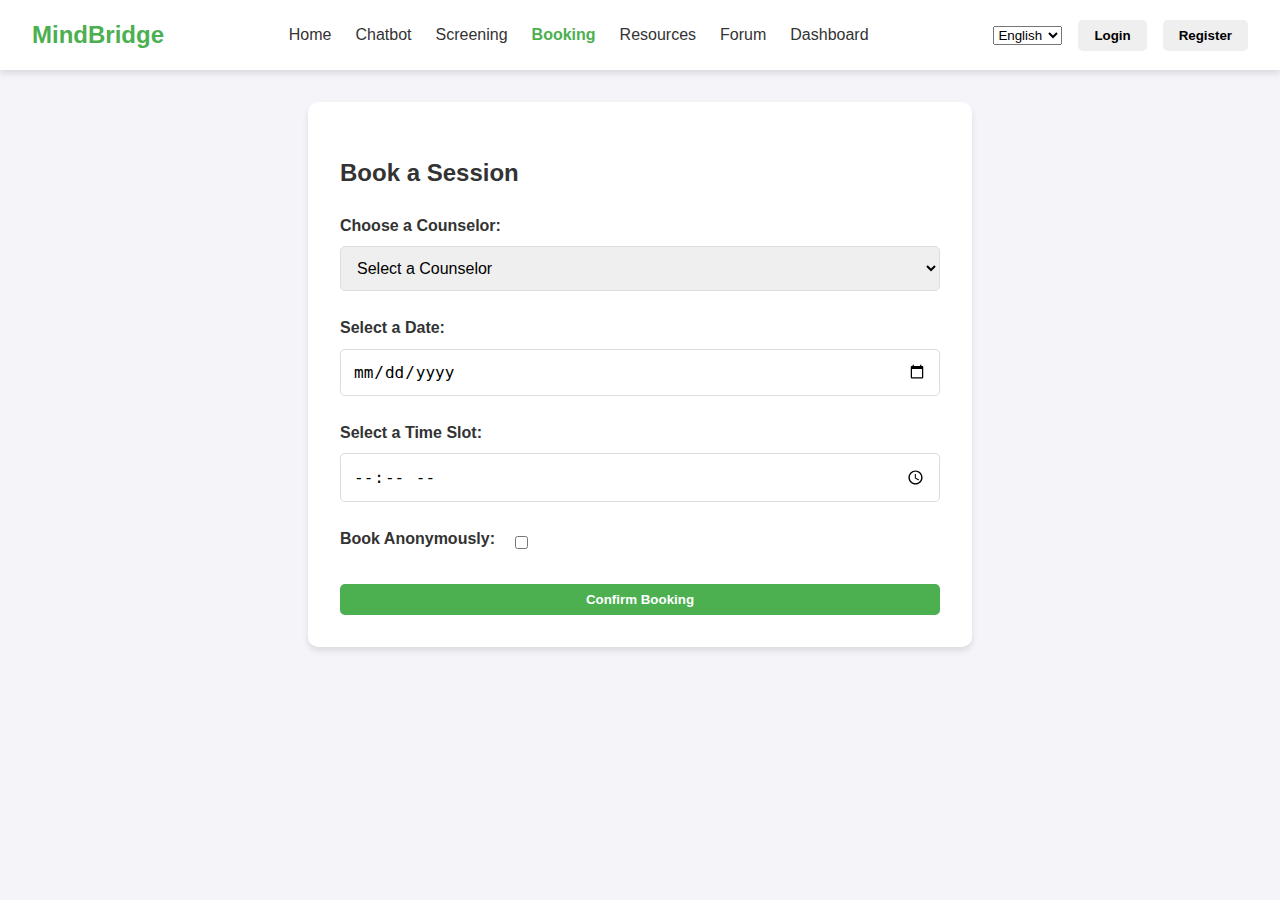
<file: mindbridge-frontend/html/booking.html>
<!DOCTYPE html>
<html lang="en">
  <head>
    <meta charset="UTF-8" />
    <meta name="viewport" content="width=device-width, initial-scale=1.0" />
    <title>MindBridge - Booking</title>
    <link rel="stylesheet" href="../css/styles.css" />
    <link rel="stylesheet" href="../css/booking.css" />
  </head>
  <body>
    <header class="main-header">
      <a href="home.html" class="logo">MindBridge</a>
      <nav class="main-nav">
        <ul>
          <li><a href="home.html">Home</a></li>
          <li><a href="chatbot.html">Chatbot</a></li>
          <li><a href="screening.html">Screening</a></li>
          <li><a href="booking.html" class="active">Booking</a></li>
          <li><a href="resources.html">Resources</a></li>
          <li><a href="forum.html">Forum</a></li>
          <li><a href="dashboard.html">Dashboard</a></li>
        </ul>
      </nav>
      <div class="header-actions">
        <div class="lang-selector">
          <select id="lang-select">
            <option value="en">English</option>
            <option value="hi">Hindi</option>
            <option value="gu">Gujarati</option>
          </select>
        </div>
        <button class="btn btn-login">Login</button>
        <button class="btn btn-register">Register</button>
      </div>
    </header>

    <main class="booking-main">
      <div class="booking-container">
        <h2>Book a Session</h2>
        <form id="booking-form">
          <div class="form-group">
            <label for="counselor-select">Choose a Counselor:</label>
            <select id="counselor-select" required>
              <option value="">Select a Counselor</option>
            </select>
          </div>
          <div class="form-group">
            <label for="date-picker">Select a Date:</label>
            <input type="date" id="date-picker" required />
          </div>
          <div class="form-group">
            <label for="time-picker">Select a Time Slot:</label>
            <input type="time" id="time-picker" required />
          </div>
          <div class="form-group anonymous-toggle-group">
            <label for="anonymous-toggle">Book Anonymously:</label>
            <input type="checkbox" id="anonymous-toggle" />
          </div>
          <button type="submit" class="btn btn-primary">Confirm Booking</button>
        </form>
        <div class="confirmation-screen hidden" id="confirmation-screen">
          <h3>Booking Confirmed!</h3>
          <p>
            Your session has been successfully booked with
            <span id="booked-counselor"></span> on
            <span id="booked-date"></span> at <span id="booked-time"></span>.
          </p>
          <p>A mock email/SMS confirmation has been sent.</p>
          <div class="confirm-actions">
            <button class="btn btn-secondary" id="reschedule-btn">
              Reschedule
            </button>
            <button class="btn btn-danger" id="cancel-btn">Cancel</button>
          </div>
        </div>
      </div>
    </main>

    <script src="../js/main.js"></script>
    <script src="../js/booking.js"></script>
  </body>
</html>
</file>
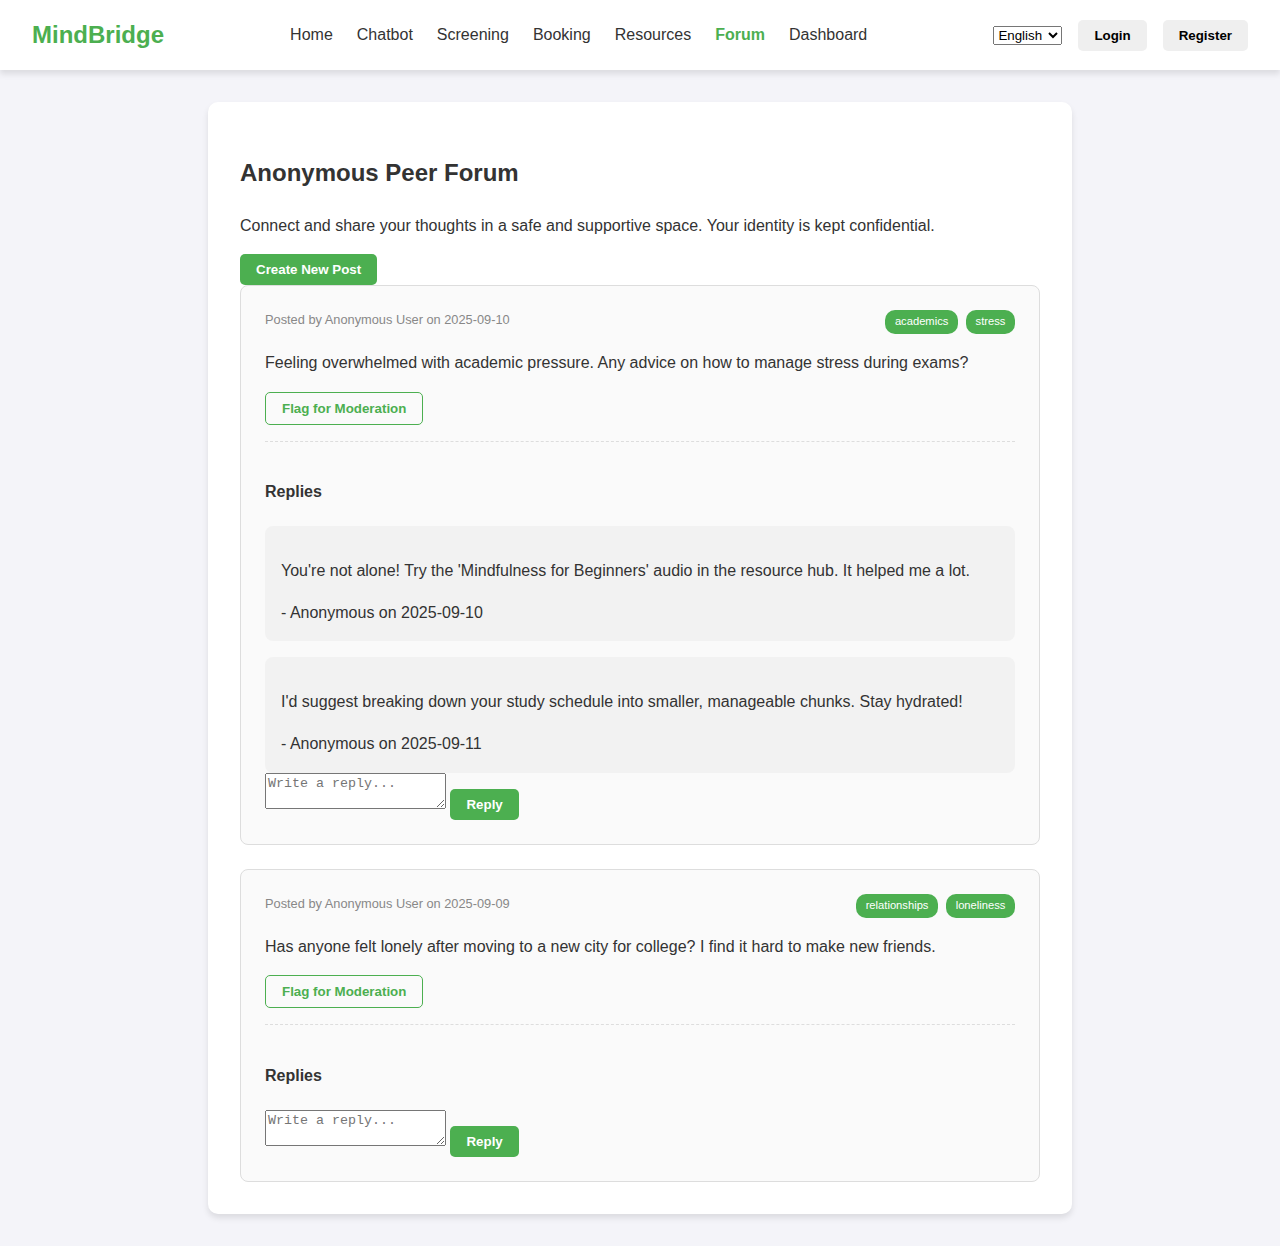
<file: mindbridge-frontend/html/forum.html>
<!DOCTYPE html>
<html lang="en">
  <head>
    <meta charset="UTF-8" />
    <meta name="viewport" content="width=device-width, initial-scale=1.0" />
    <title>MindBridge - Forum</title>
    <link rel="stylesheet" href="../css/styles.css" />
    <link rel="stylesheet" href="../css/forum.css" />
  </head>
  <body>
    <header class="main-header">
      <a href="home.html" class="logo">MindBridge</a>
      <nav class="main-nav">
        <ul>
          <li><a href="home.html">Home</a></li>
          <li><a href="chatbot.html">Chatbot</a></li>
          <li><a href="screening.html">Screening</a></li>
          <li><a href="booking.html">Booking</a></li>
          <li><a href="resources.html">Resources</a></li>
          <li><a href="forum.html" class="active">Forum</a></li>
          <li><a href="dashboard.html">Dashboard</a></li>
        </ul>
      </nav>
      <div class="header-actions">
        <div class="lang-selector">
          <select id="lang-select">
            <option value="en">English</option>
            <option value="hi">Hindi</option>
            <option value="gu">Gujarati</option>
          </select>
        </div>
        <button class="btn btn-login">Login</button>
        <button class="btn btn-register">Register</button>
      </div>
    </header>

    <main class="forum-main">
      <div class="forum-container">
        <h2>Anonymous Peer Forum</h2>
        <p>
          Connect and share your thoughts in a safe and supportive space. Your
          identity is kept confidential.
        </p>
        <button class="btn btn-primary" id="new-post-btn">
          Create New Post
        </button>
        <div class="post-form-container hidden" id="post-form-container">
          <form id="new-post-form">
            <textarea
              id="post-content"
              placeholder="What's on your mind?"
            ></textarea>
            <input
              type="text"
              id="post-tags"
              placeholder="Add tags (e.g., academics, relationships)"
            />
            <button type="submit" class="btn btn-primary">
              Post Anonymously
            </button>
          </form>
        </div>
        <div class="forum-threads" id="forum-threads"></div>
      </div>
    </main>

    <script src="../js/main.js"></script>
    <script src="../js/forum.js"></script>
  </body>
</html>
</file>
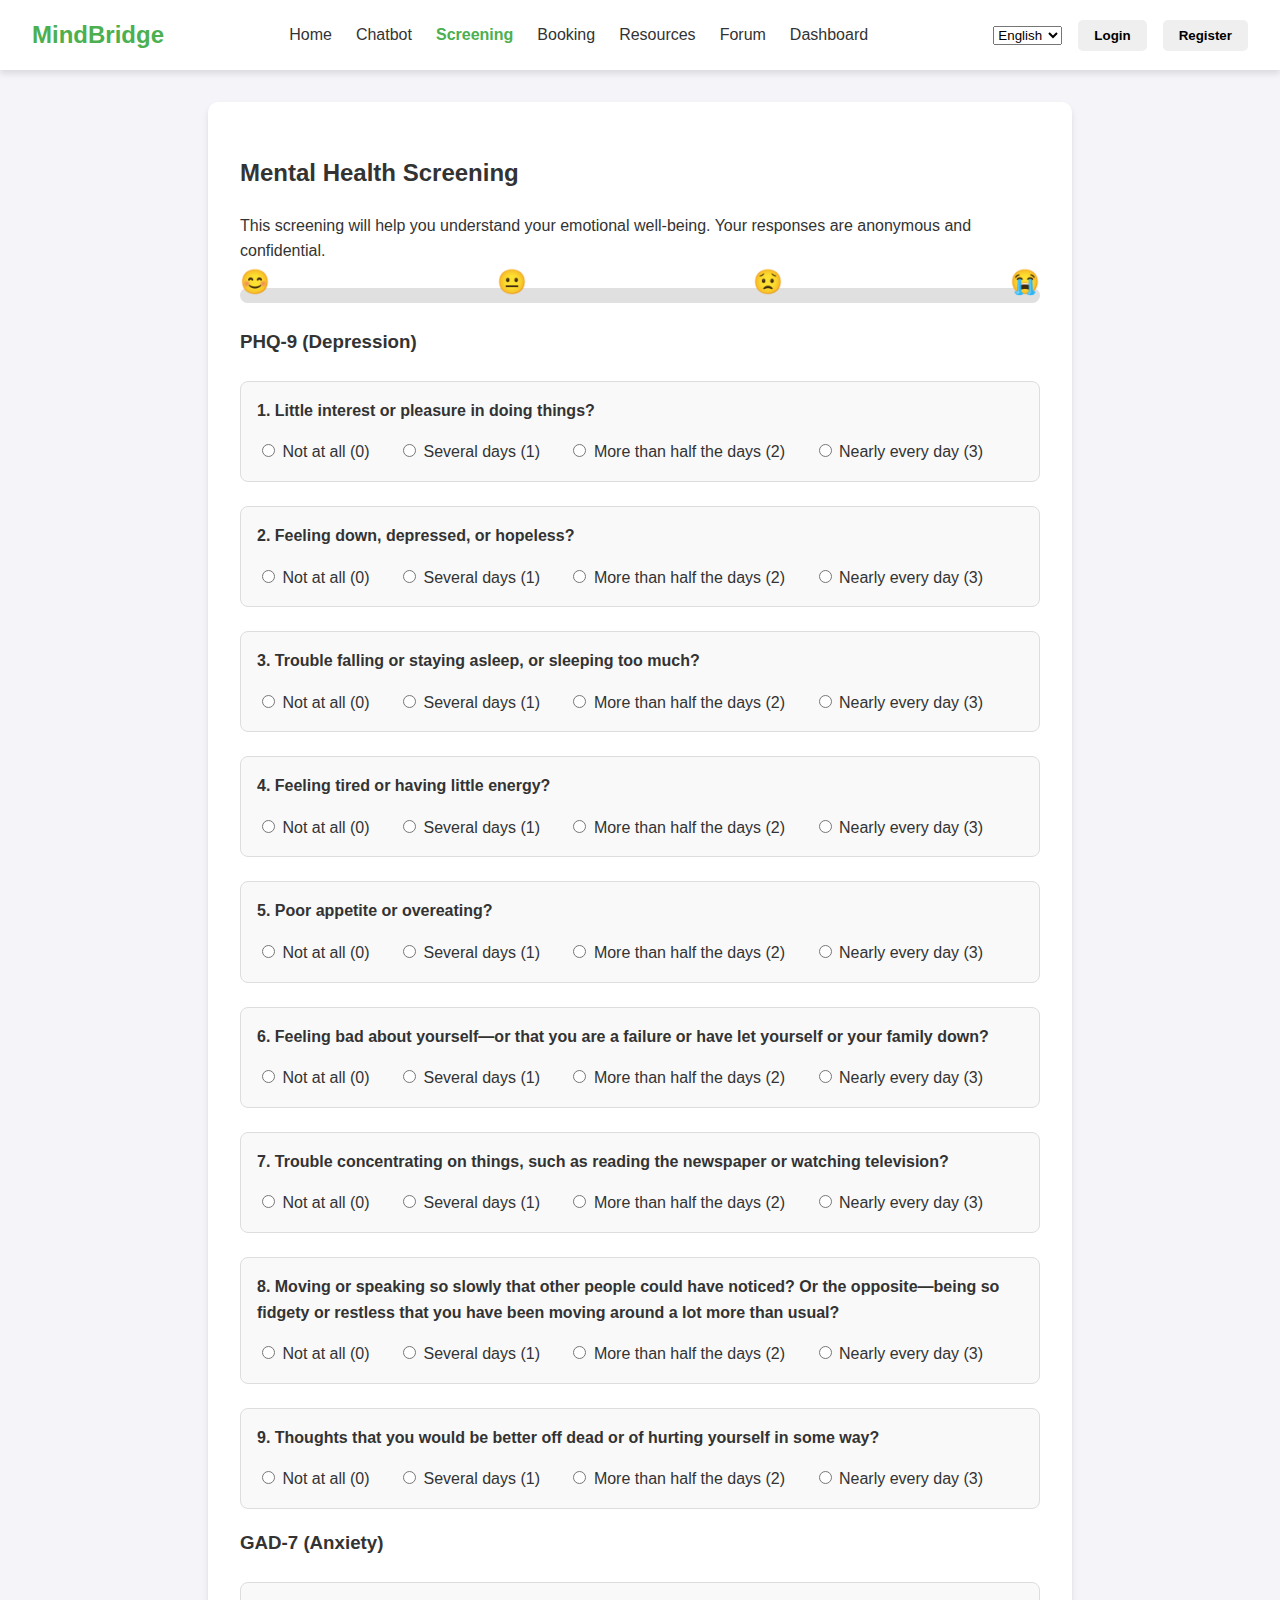
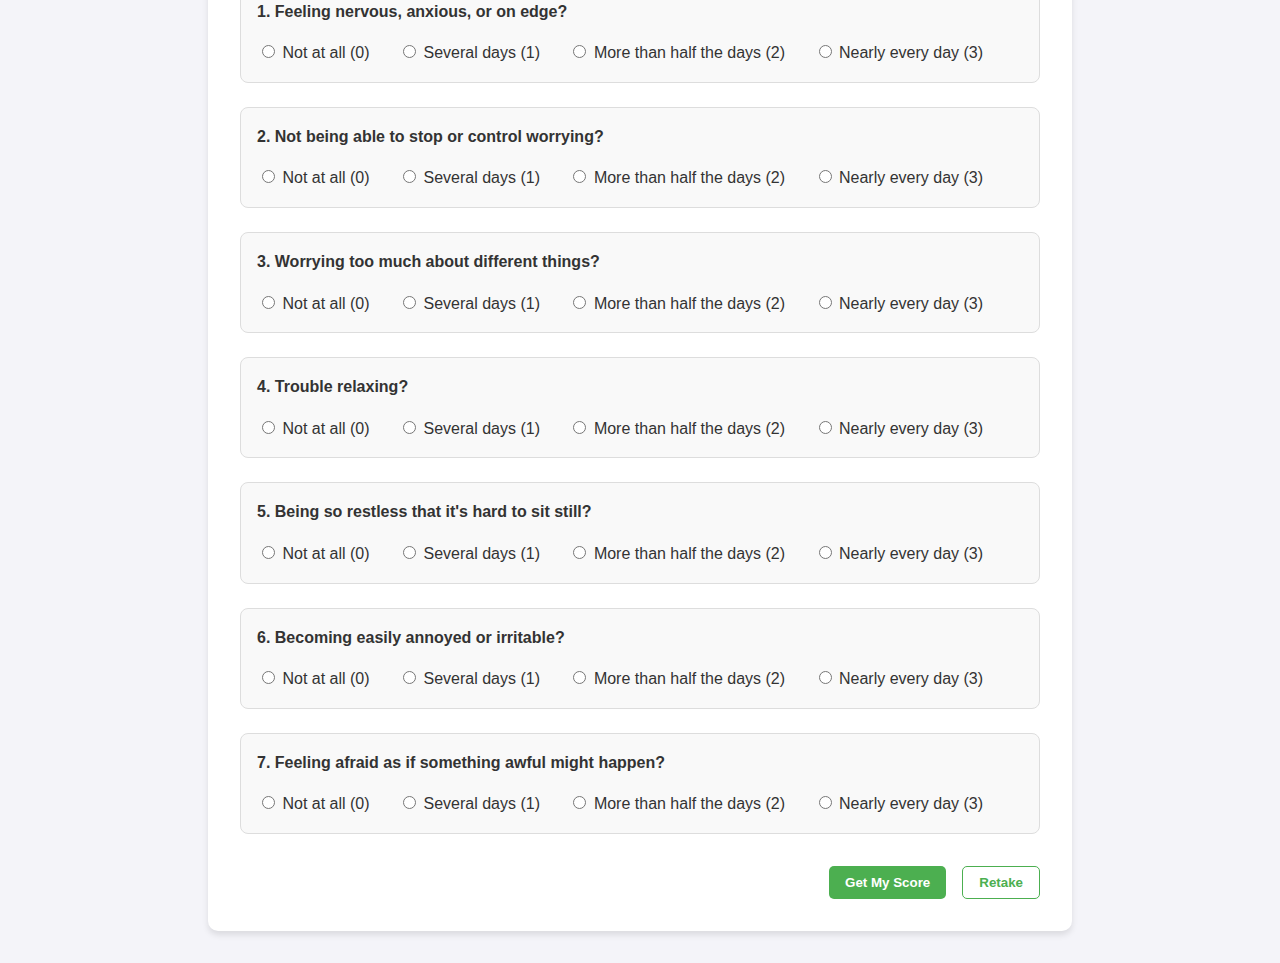
<file: mindbridge-frontend/html/screening.html>
<!DOCTYPE html>
<html lang="en">
  <head>
    <meta charset="UTF-8" />
    <meta name="viewport" content="width=device-width, initial-scale=1.0" />
    <title>MindBridge - Screening</title>
    <link rel="stylesheet" href="../css/styles.css" />
    <link rel="stylesheet" href="../css/screening.css" />
  </head>
  <body>
    <header class="main-header">
      <a href="home.html" class="logo">MindBridge</a>
      <nav class="main-nav">
        <ul>
          <li><a href="home.html">Home</a></li>
          <li><a href="chatbot.html">Chatbot</a></li>
          <li><a href="screening.html" class="active">Screening</a></li>
          <li><a href="booking.html">Booking</a></li>
          <li><a href="resources.html">Resources</a></li>
          <li><a href="forum.html">Forum</a></li>
          <li><a href="dashboard.html">Dashboard</a></li>
        </ul>
      </nav>
      <div class="header-actions">
        <div class="lang-selector">
          <select id="lang-select">
            <option value="en">English</option>
            <option value="hi">Hindi</option>
            <option value="gu">Gujarati</option>
          </select>
        </div>
        <button class="btn btn-login">Login</button>
        <button class="btn btn-register">Register</button>
      </div>
    </header>

    <main class="screening-main">
      <div class="screening-container">
        <h2>Mental Health Screening</h2>
        <p>
          This screening will help you understand your emotional well-being.
          Your responses are anonymous and confidential.
        </p>

        <div class="progress-bar-container">
          <div class="progress-bar" id="progress-bar"></div>
          <div class="progress-emojis" id="progress-emojis">
            <span>😊</span><span>😐</span><span>😟</span><span>😭</span>
          </div>
        </div>

        <form id="phq-gad-form">
          <h3>PHQ-9 (Depression)</h3>
          <div class="question-list" id="phq-questions"></div>

          <h3>GAD-7 (Anxiety)</h3>
          <div class="question-list" id="gad-questions"></div>

          <div class="form-actions">
            <button type="submit" class="btn btn-primary" id="submit-btn">
              Get My Score
            </button>
            <button type="button" class="btn btn-secondary" id="retake-btn">
              Retake
            </button>
          </div>
        </form>

        <div class="result-box hidden" id="result-box">
          <h4>Your Screening Score: <span id="total-score"></span></h4>
          <p id="result-message"></p>
          <button class="btn btn-primary" id="escalate-to-counselor">
            Talk to a Counselor
          </button>
          <p><small id="escalation-warning"></small></p>
        </div>
      </div>
    </main>

    <script src="../js/main.js"></script>
    <script src="../js/screening.js"></script>
  </body>
</html>
</file>
<file: mindbridge-frontend/css/styles.css>
:root {
  --primary-color: #4caf50;
  --secondary-color: #2196f3;
  --text-color: #333;
  --bg-color: #f4f4f9;
  --card-bg: #fff;
  --border-color: #ddd;
  --shadow: 0 4px 6px rgba(0, 0, 0, 0.1);
}

body {
  font-family: -apple-system, BlinkMacSystemFont, "Segoe UI", Roboto, sans-serif;
  margin: 0;
  padding: 0;
  background-color: var(--bg-color);
  color: var(--text-color);
  line-height: 1.6;
}

.main-header {
  display: flex;
  justify-content: space-between;
  align-items: center;
  padding: 1rem 2rem;
  background-color: var(--card-bg);
  box-shadow: var(--shadow);
  flex-wrap: wrap;
}

.logo {
  font-size: 1.5rem;
  font-weight: bold;
  color: var(--primary-color);
  text-decoration: none;
}

.main-nav ul {
  list-style: none;
  display: flex;
  gap: 1.5rem;
  margin: 0;
  padding: 0;
}

.main-nav a {
  text-decoration: none;
  color: var(--text-color);
  font-weight: 500;
  transition: color 0.3s;
}

.main-nav a:hover {
  color: var(--primary-color);
}

.main-nav a.active {
  color: var(--primary-color);
  font-weight: 600;
}

.header-actions {
  display: flex;
  gap: 1rem;
  align-items: center;
}

.btn {
  padding: 0.5rem 1rem;
  border-radius: 5px;
  border: none;
  cursor: pointer;
  font-weight: 600;
  transition: background-color 0.3s;
}

.btn-primary {
  background-color: var(--primary-color);
  color: white;
}

.btn-primary:hover {
  background-color: #45a049;
}

.btn-secondary {
  background-color: transparent;
  border: 1px solid var(--primary-color);
  color: var(--primary-color);
}

.btn-secondary:hover {
  background-color: var(--primary-color);
  color: white;
}

.hero-section {
  display: flex;
  justify-content: center;
  align-items: center;
  padding: 4rem 2rem;
  text-align: center;
  gap: 3rem;
  flex-wrap: wrap;
}

.hero-content h1 {
  font-size: 3rem;
  color: var(--primary-color);
  margin-bottom: 0.5rem;
}

.hero-content h2 {
  font-size: 2rem;
  color: var(--text-color);
  margin-top: 0;
}

.hero-image img {
  max-width: 400px;
  height: auto;
}

.stats-section {
  display: flex;
  justify-content: space-around;
  padding: 2rem;
  background-color: var(--card-bg);
  box-shadow: var(--shadow);
  margin: 2rem;
  border-radius: 8px;
  flex-wrap: wrap;
  gap: 1.5rem;
}

.stat-card {
  text-align: center;
}

.stat-card h3 {
  color: var(--secondary-color);
  font-size: 2.5rem;
  margin-bottom: 0;
}

.testimonials-section {
  padding: 2rem;
  text-align: center;
}

.testimonial-card {
  max-width: 600px;
  margin: 0 auto;
  background-color: var(--card-bg);
  padding: 2rem;
  border-radius: 8px;
  box-shadow: var(--shadow);
}

main {
  padding-top: 70px;
  /* Adjust for fixed header */
}

/* General Layouts */
.container {
  max-width: 1200px;
  margin: 0 auto;
  padding: 2rem;
}

.hidden {
  display: none;
}

/* Responsive Design */
@media (max-width: 768px) {
  .main-header {
    flex-direction: column;
    text-align: center;
  }

  .main-nav ul {
    flex-direction: column;
    gap: 1rem;
    margin-top: 1rem;
  }

  .header-actions {
    flex-direction: column;
    gap: 0.5rem;
    margin-top: 1rem;
  }

  .hero-section {
    flex-direction: column;
  }

  .hero-content,
  .hero-image {
    text-align: center;
  }

  .stats-section {
    flex-direction: column;
  }
}
</file>
<file: mindbridge-frontend/css/booking.css>
.booking-main {
  display: flex;
  justify-content: center;
  padding: 2rem;
}

.booking-container {
  max-width: 600px;
  width: 100%;
  background-color: var(--card-bg);
  padding: 2rem;
  border-radius: 10px;
  box-shadow: var(--shadow);
}

#booking-form {
  display: flex;
  flex-direction: column;
  gap: 1.5rem;
}

.form-group {
  display: flex;
  flex-direction: column;
}

.form-group label {
  font-weight: 600;
  margin-bottom: 0.5rem;
}

.form-group input,
.form-group select {
  padding: 0.75rem;
  border: 1px solid var(--border-color);
  border-radius: 5px;
  font-size: 1rem;
}

.anonymous-toggle-group {
  flex-direction: row;
  align-items: center;
  gap: 1rem;
}

.confirmation-screen {
  text-align: center;
  margin-top: 2rem;
  padding: 2rem;
  border: 2px solid var(--secondary-color);
  border-radius: 8px;
  animation: fadeIn 0.5s ease-in-out;
}

.confirm-actions {
  display: flex;
  justify-content: center;
  gap: 1rem;
  margin-top: 1.5rem;
}

.btn-danger {
  background-color: #f44336;
  color: white;
}

.btn-danger:hover {
  background-color: #d32f2f;
}
</file>
<file: mindbridge-frontend/css/forum.css>
.forum-main {
  padding: 2rem;
}

.forum-container {
  max-width: 800px;
  margin: 0 auto;
  background-color: var(--card-bg);
  padding: 2rem;
  border-radius: 10px;
  box-shadow: var(--shadow);
}

.post-form-container {
  border: 1px solid var(--border-color);
  border-radius: 8px;
  padding: 1.5rem;
  margin-bottom: 2rem;
}

#new-post-form {
  display: flex;
  flex-direction: column;
  gap: 1rem;
}

#post-content {
  min-height: 100px;
  padding: 1rem;
  border: 1px solid var(--border-color);
  border-radius: 5px;
  font-family: inherit;
}

.forum-threads {
  display: flex;
  flex-direction: column;
  gap: 1.5rem;
}

.thread-item {
  border: 1px solid var(--border-color);
  border-radius: 8px;
  padding: 1.5rem;
  background-color: #fafafa;
}

.post-meta {
  display: flex;
  justify-content: space-between;
  font-size: 0.8rem;
  color: #888;
  margin-bottom: 1rem;
}

.post-tags {
  display: flex;
  gap: 0.5rem;
}

.tag {
  background-color: var(--primary-color);
  color: white;
  padding: 0.2rem 0.6rem;
  border-radius: 10px;
  font-size: 0.7rem;
}

.thread-content {
  font-size: 1rem;
  margin-bottom: 1rem;
}

.reply-section {
  border-top: 1px dashed var(--border-color);
  margin-top: 1rem;
  padding-top: 1rem;
}

.reply-item {
  background-color: #f2f2f2;
  padding: 1rem;
  border-radius: 8px;
  margin-top: 1rem;
}
</file>
<file: mindbridge-frontend/css/screening.css>
.screening-main {
  display: flex;
  justify-content: center;
  padding: 2rem;
}

.screening-container {
  max-width: 800px;
  width: 100%;
  background-color: var(--card-bg);
  border-radius: 10px;
  box-shadow: var(--shadow);
  padding: 2rem;
}

.progress-bar-container {
  margin: 1.5rem 0;
  height: 15px;
  background-color: #e0e0e0;
  border-radius: 10px;
  position: relative;
}

.progress-bar {
  height: 100%;
  background-color: var(--primary-color);
  border-radius: 10px;
  width: 0;
  transition: width 0.3s;
}

.progress-emojis {
  display: flex;
  justify-content: space-between;
  position: absolute;
  top: -25px;
  width: 100%;
  font-size: 1.5rem;
}

.question-list {
  display: flex;
  flex-direction: column;
  gap: 1.5rem;
  margin-top: 1.5rem;
}

.question-item {
  background-color: #f9f9f9;
  padding: 1rem;
  border-radius: 8px;
  border: 1px solid var(--border-color);
}

.question-item p {
  font-weight: 600;
  margin-top: 0;
}

.radio-group label {
  display: inline-block;
  margin-right: 1.5rem;
  cursor: pointer;
}

.form-actions {
  display: flex;
  gap: 1rem;
  justify-content: flex-end;
  margin-top: 2rem;
}

.result-box {
  text-align: center;
  padding: 2rem;
  border: 2px solid var(--primary-color);
  border-radius: 8px;
  margin-top: 2rem;
  animation: fadeIn 0.5s ease-in-out;
}

#total-score {
  font-size: 2.5rem;
  font-weight: bold;
  color: var(--secondary-color);
}

@keyframes fadeIn {
  from {
    opacity: 0;
    transform: translateY(20px);
  }
  to {
    opacity: 1;
    transform: translateY(0);
  }
}
</file>
